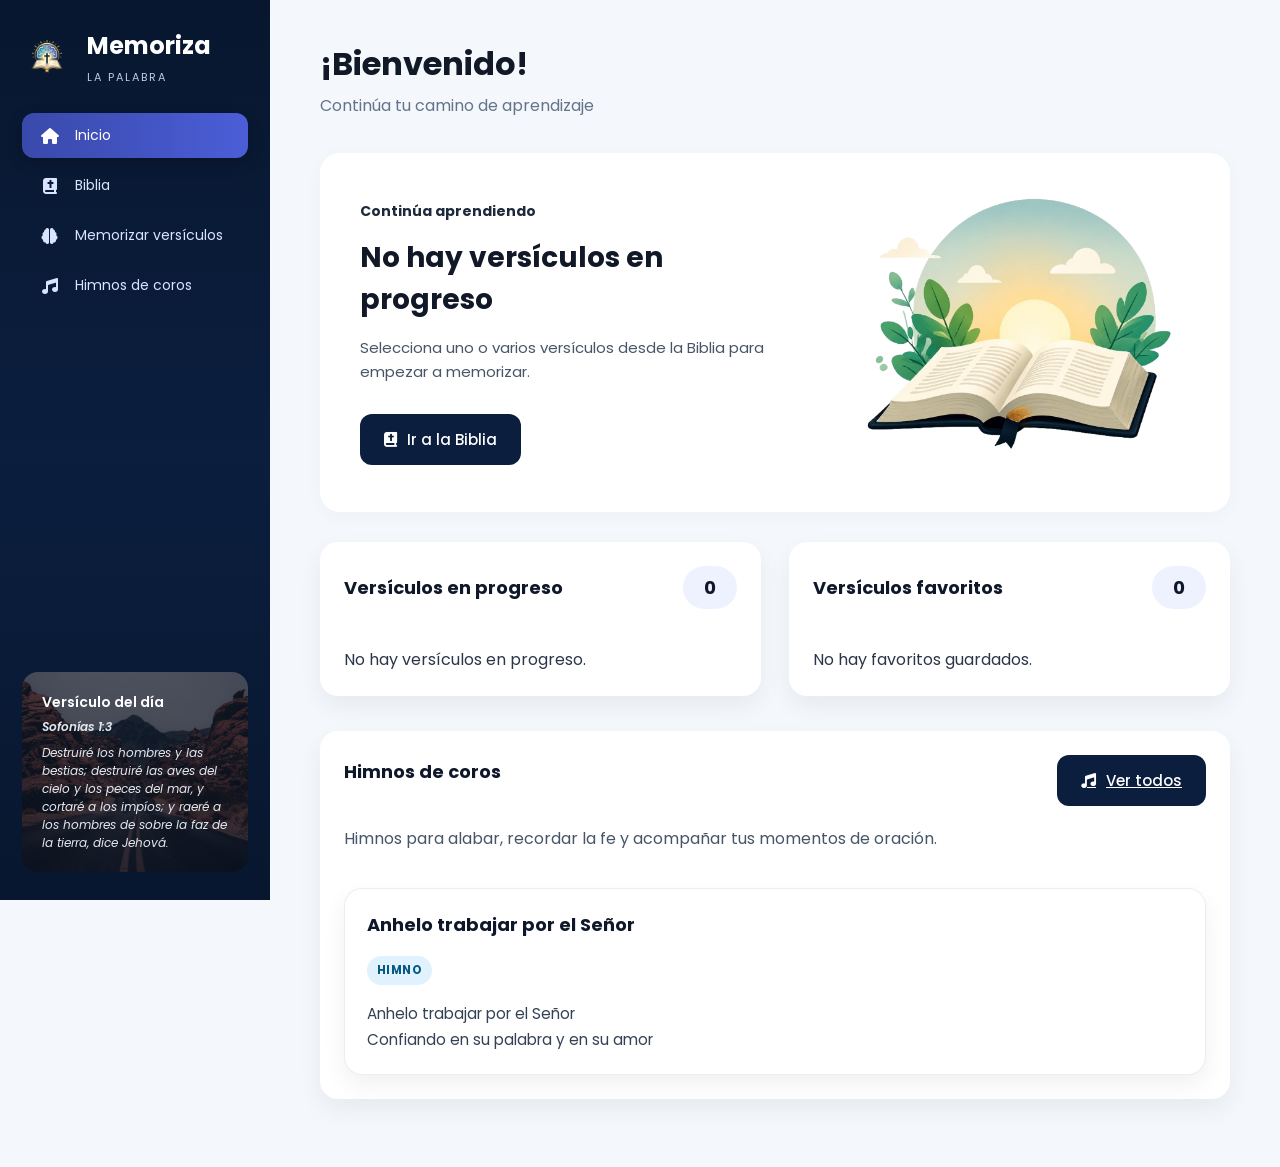
<file: index.html>
<!DOCTYPE html>
<html lang="es">
<head>
    <meta charset="UTF-8">
    <meta name="viewport" content="width=device-width, initial-scale=1.0">
    <title>Memoriza La Palabra</title>
    <link rel="stylesheet" href="https://cdnjs.cloudflare.com/ajax/libs/font-awesome/6.7.1/css/all.min.css">
    <link rel="stylesheet" href="css/style.css">
    <link rel="manifest" href="manifest.json">
    <link rel="apple-touch-icon" href="img/logo_2.png">
    <meta name="theme-color" content="#0b1e3e">
</head>

<body>
    <div class="sidebar-overlay" id="sidebar-overlay"></div>

    <!-- SIDEBAR -->
    <aside class="sidebar">
        <div class="logo">
            <img src="img/logo.png" alt="Logo">
            <div>
                <h2>Memoriza</h2>
                <span>LA PALABRA</span>
            </div>
        </div>

        <button class="mobile-menu-btn" id="mobile-menu-btn" type="button"
            aria-expanded="false" aria-controls="main-navigation">
            <i class="fa-solid fa-bars" aria-hidden="true"></i>
            <span>Menú</span>
        </button>
        <nav id="main-navigation" aria-label="Navegación principal">
            <a class="active" href="index.html">
                <i class="fa-solid fa-house"></i> Inicio
            </a>
            <a href="pantallas/biblia.html">
                <i class="fa-solid fa-book-bible"></i> Biblia
            </a>
            <a href="pantallas/memorizar.html">
                <i class="fa-solid fa-brain"></i> Memorizar versículos
            </a>
            <a href="pantallas/coros.html">
                <i class="fa-solid fa-music"></i> Himnos de coros
            </a>
        </nav>

        <div class="verse-card">
            <h4>Versículo del día</h4>
            <p class="reference" id="referencia">Salmos 119:105</p>
            <p id="textoVersiculo">"Lámpara es a mis pies tu palabra, y lumbrera a mi camino."</p>
        </div>
    </aside>

    <!-- CONTENIDO PRINCIPAL -->
    <main class="main-content">
        <!-- Encabezado -->
        <header class="header">
            <h1>¡Bienvenido!</h1>
            <p>Continúa tu camino de aprendizaje</p>
        </header>

        <!-- Tarjeta "Continúa Aprendiendo" -->
        <section class="continue-card">
            <div class="continue-info">
                <span class="subtitle" id="continue-subtitle">Continúa aprendiendo</span>
                <h2 id="continue-title">Juan 3:16</h2>
                <p id="continue-text">Porque de tal manera amó Dios al mundo, que ha dado a su Hijo unigénito, para que todo aquel que en él cree, no se pierda, mas tenga vida eterna.</p>
                <button id="continue-action" class="btn-primary" type="button">
                    <i class="fa-solid fa-play"></i> Continuar aprendizaje
                </button>
                
            </div>
            
            <div class="continue-image">
                <!-- Asegúrate de tener una imagen similar o usar una tuya -->
                <img src="img/logo_3.png" alt="Biblia Ilustración">
            </div>
        </section>

        <!-- Panel de seguimiento -->
        <!-- Panel de seguimiento Unificado -->
<section class="lists-grid">
    
    <!-- Bloque 1: Versículos en progreso -->
    <div class="info-card">
        <div class="card-header">
            <div class="header-title">
                <h3>Versículos en progreso</h3>
            </div>
            <div class="stat-info">
                <h3 id="pendientes-count" class="badge">2</h3>
            </div>
        </div>
        <div id="pendientes-list" class="info-list">
            <!-- Aquí se inyectarán tus tarjetas de versículos -->
            <p>No hay versículos en progreso.</p>
        </div>
    </div>

    <!-- Bloque 2: Versículos favoritos -->
    <div class="info-card">
        <div class="card-header">
            <div class="header-title">
                <h3>Versículos favoritos</h3>
            </div>
            <div class="stat-info">
                <h3 id="favoritos-count" class="badge">1</h3>
            </div>
        </div>
        <div id="favoritos-list" class="info-list">
            <p>No hay favoritos guardados.</p>
        </div>
    </div>
    
</section>

        <section class="info-card coro-feature">
            <div class="card-header">
                <div class="header-title">
                    <h3>Himnos de coros</h3>
                </div>
                <div class="stat-info">
                    <a href="pantallas/coros.html" class="btn-primary">
                        <i class="fa-solid fa-music"></i> Ver todos
                    </a>
                </div>
            </div>
            <p>Himnos para alabar, recordar la fe y acompañar tus momentos de oración.</p>
            <div class="coros-grid">
                <article class="coro-card">
                    <h3>Anhelo trabajar por el Señor</h3>
                    <span class="coro-tag">Himno</span>
                    <pre>Anhelo trabajar por el Señor
Confiando en su palabra y en su amor</pre>
                </article>
            </div>
        </section>
        
    </main>

    <script type="module" src="./js/index.js"></script>
    <script type="module" src="./js/versiculo_diario.js"></script>
    <script src="./js/mobile-menu.js"></script>
    <script src="./js/register-sw.js"></script>
</body>
</html>
</file>
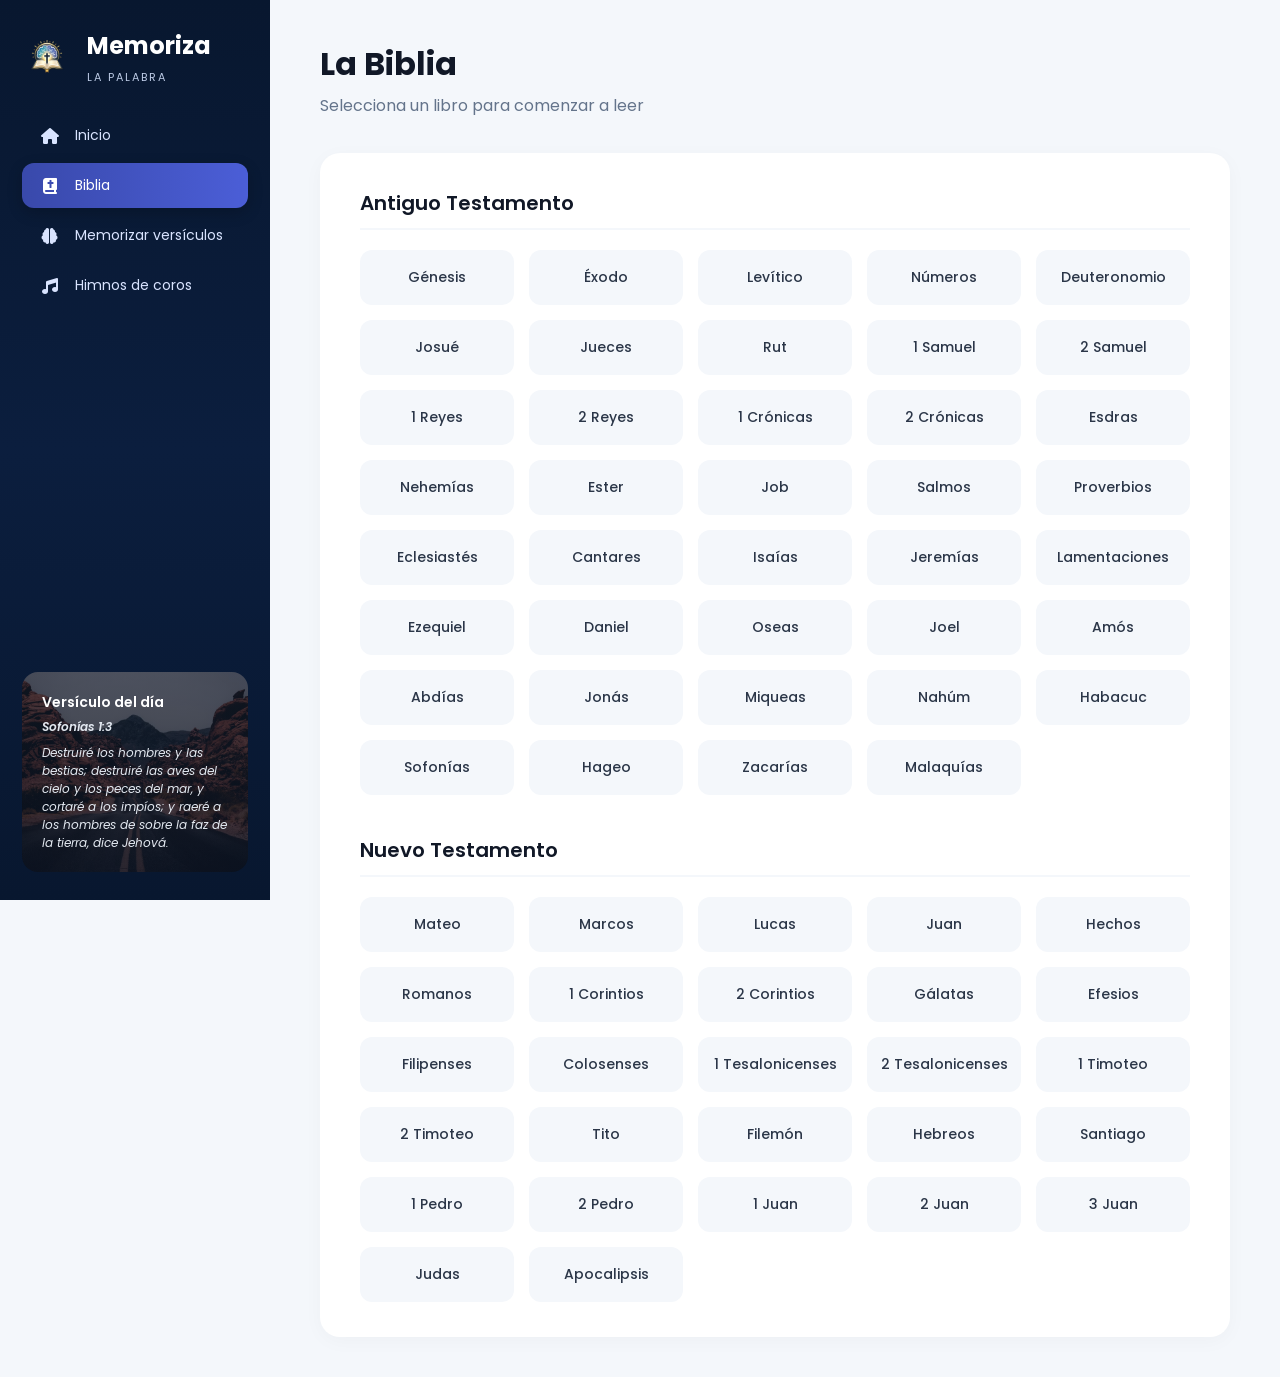
<file: pantallas/biblia.html>
<!DOCTYPE html>
<html lang="es">

<head>

    <meta charset="UTF-8">
    <meta name="viewport" content="width=device-width, initial-scale=1.0">

    <title>Memoriza La Palabra</title>

    <!-- Iconos -->
    <link rel="stylesheet"
        href="https://cdnjs.cloudflare.com/ajax/libs/font-awesome/6.7.1/css/all.min.css">

    <link rel="stylesheet" href="../css/style.css">
    <link rel="stylesheet" href="../css/biblia.css">
    <link rel="manifest" href="../manifest.json">
    <link rel="apple-touch-icon" href="../img/logo_2.png">
    <meta name="theme-color" content="#0b1e3e">
</head>

<body>

    <aside class="sidebar">

        <!-- Logo -->

        <div class="logo">
            <img src="../img/logo.png" alt="Logo">
            <div>
                <h2>Memoriza</h2>
                <span>LA PALABRA</span>
            </div>
        </div>

        <!-- Menú -->
        <button class="mobile-menu-btn" id="mobile-menu-btn" type="button"
            aria-expanded="false" aria-controls="main-navigation">
            <i class="fa-solid fa-bars" aria-hidden="true"></i>
            <span>Menú</span>
        </button>
        <nav id="main-navigation" aria-label="Navegación principal">
            <a href="../index.html">
                <i class="fa-solid fa-house"></i>
                Inicio
            </a>
            <a class="active" href="../pantallas/biblia.html">
                <i class="fa-solid fa-book-bible"></i>
                Biblia
            </a>
            <a href="../pantallas/memorizar.html">
                <i class="fa-solid fa-brain"></i> Memorizar versículos
            </a>
            <a href="../pantallas/coros.html">
                <i class="fa-solid fa-music"></i>
                Himnos de coros
            </a>
        </nav>

        <!-- Tarjeta -->
        <div class="verse-card">

    <h4>Versículo del día</h4>

    <p class="reference" id="referencia">

        Cargando...

    </p>

    <p id="textoVersiculo">

        Cargando versículo...

    </p>

</div>

    </aside>
    <div class="sidebar-overlay" id="sidebar-overlay"></div>

    <!-- CONTENIDO PRINCIPAL: LIBROS DE LA BIBLIA -->
    <main class="main-content">
        <header class="header">
            <h1>La Biblia</h1>
            <p>Selecciona un libro para comenzar a leer</p>
        </header>

        <!-- Contenedor dinámico para los libros -->
        <div class="bible-container">
            
            <!-- Antiguo Testamento -->
            <section class="testament-section">
                <h3 class="testament-title">Antiguo Testamento</h3>
                <div class="books-grid" id="antiguo-testamento">
                    <!-- Los libros se insertarán aquí con JavaScript -->
                </div>
            </section>

            <!-- Nuevo Testamento -->
            <section class="testament-section">
                <h3 class="testament-title">Nuevo Testamento</h3>
                <div class="books-grid" id="nuevo-testamento">
                    <!-- Los libros se insertarán aquí con JavaScript -->
                </div>
            </section>

        </div>
    </main>

<script type="module" src="../js/versiculo_diario.js"></script>
<script type="module" src="../js/biblia.js"></script>
<script src="../js/mobile-menu.js"></script>
<script src="../js/register-sw.js"></script>
</body>
</html>
</file>
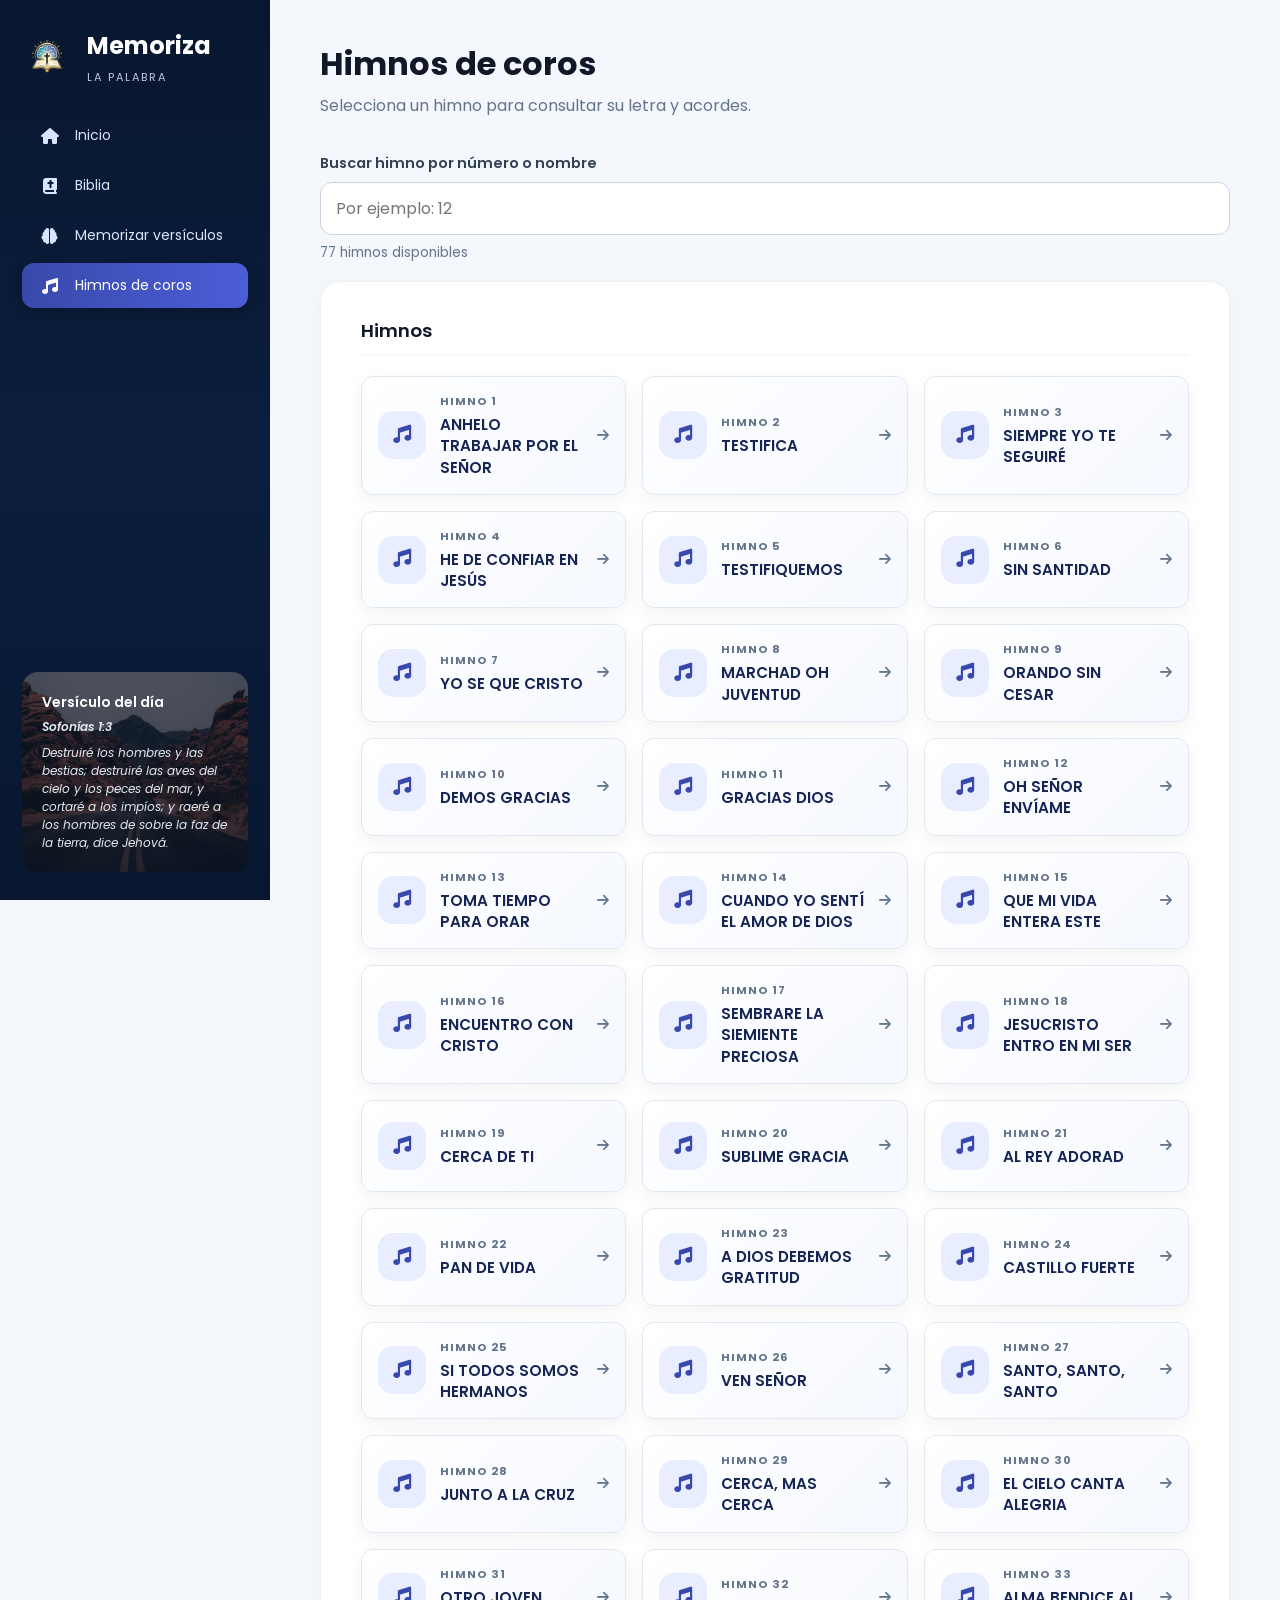
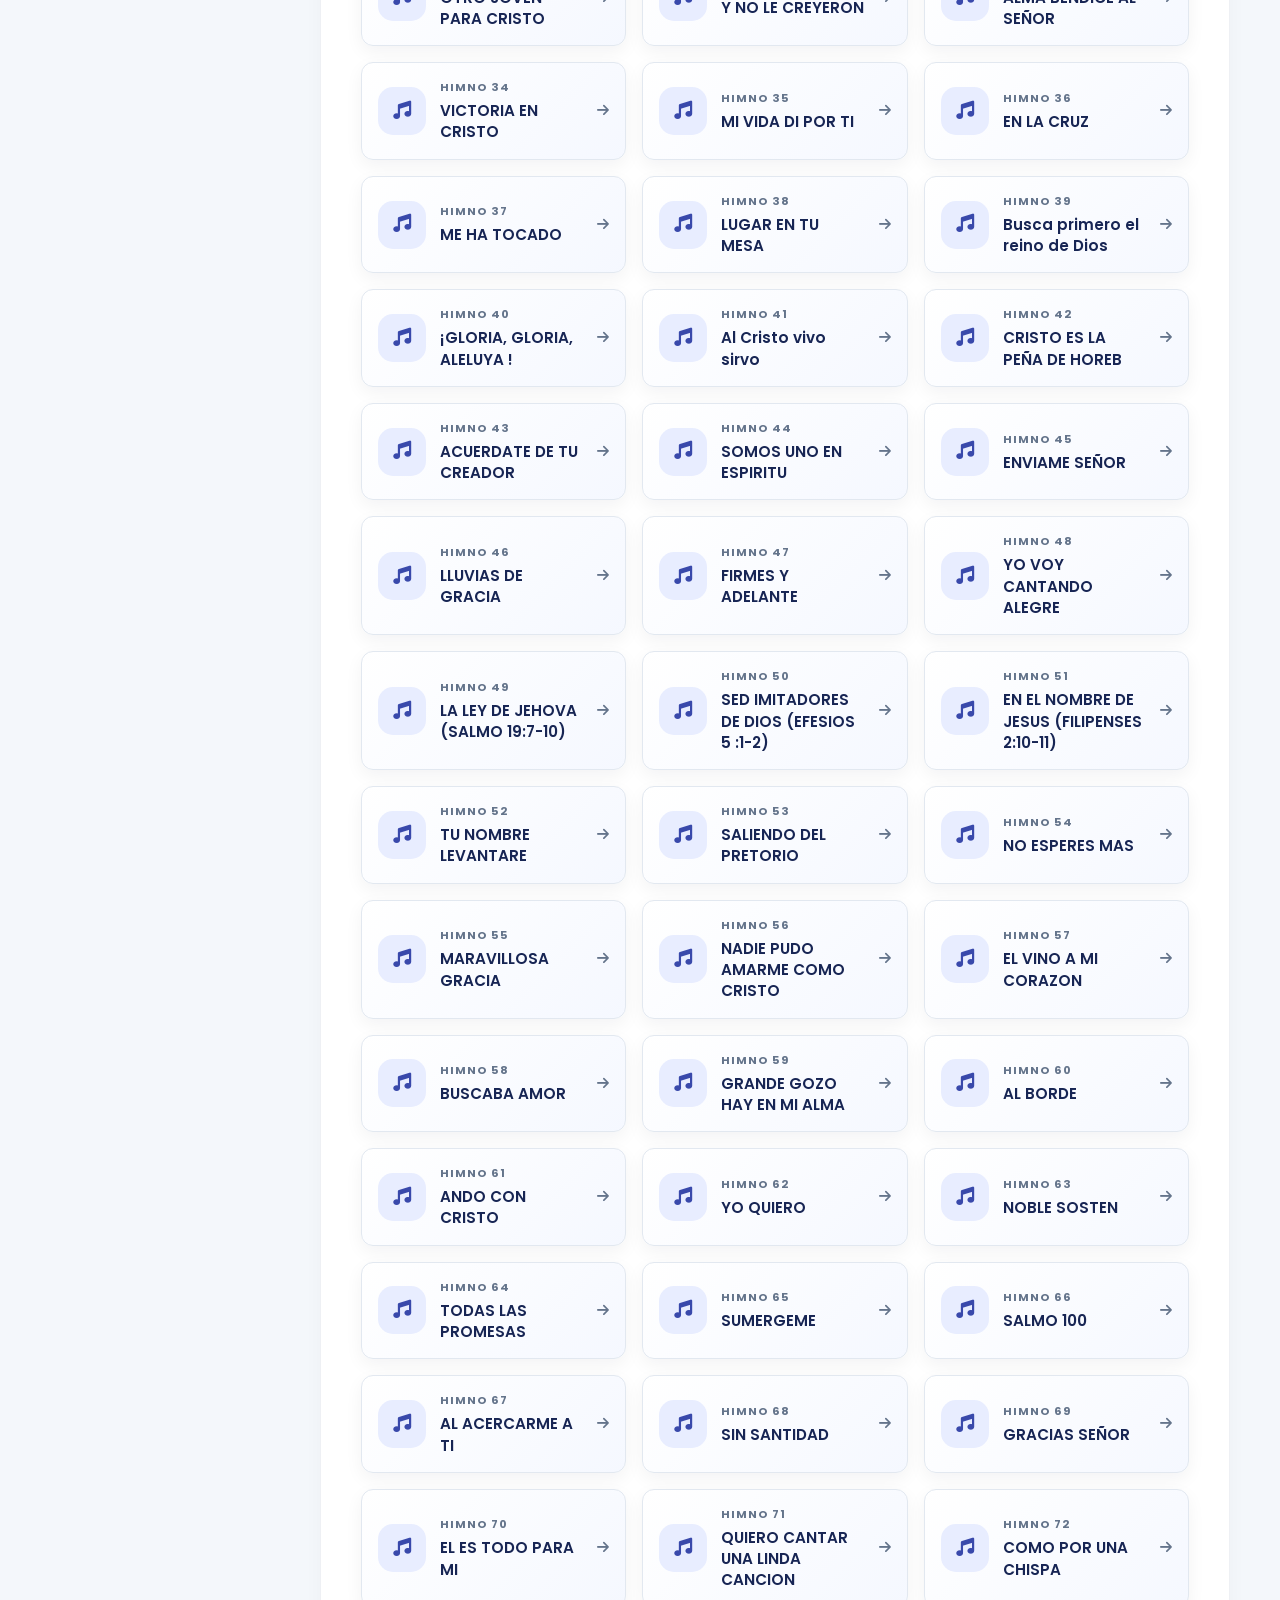
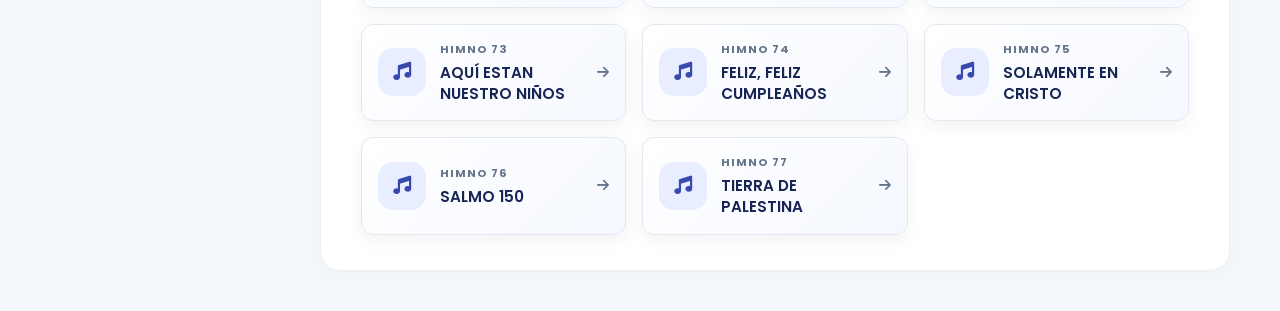
<file: pantallas/coros.html>
<!DOCTYPE html>
<html lang="es">
<head>
    <meta charset="UTF-8">
    <meta name="viewport" content="width=device-width, initial-scale=1.0">
    <title>Himnos de coros - Memoriza La Palabra</title>
    <link rel="stylesheet" href="https://cdnjs.cloudflare.com/ajax/libs/font-awesome/6.7.1/css/all.min.css">
    <link rel="stylesheet" href="../css/style.css">
    <link rel="stylesheet" href="../css/biblia.css">
    <link rel="stylesheet" href="../css/coros.css">
    <link rel="manifest" href="../manifest.json">
    <link rel="apple-touch-icon" href="../img/logo_2.png">
    <meta name="theme-color" content="#0b1e3e">
</head>
<body class="coros-page">
    <div class="sidebar-overlay" id="sidebar-overlay"></div>

    <aside class="sidebar">
        <div class="logo">
            <img src="../img/logo.png" alt="Logo">
            <div>
                <h2>Memoriza</h2>
                <span>LA PALABRA</span>
            </div>
        </div>

        <button class="mobile-menu-btn" id="mobile-menu-btn" type="button"
            aria-expanded="false" aria-controls="main-navigation">
            <i class="fa-solid fa-bars" aria-hidden="true"></i>
            <span>Menú</span>
        </button>
        <nav id="main-navigation" aria-label="Navegación principal">
            <a href="../index.html">
                <i class="fa-solid fa-house"></i> Inicio
            </a>
            <a href="biblia.html">
                <i class="fa-solid fa-book-bible"></i> Biblia
            </a>
            <a href="memorizar.html">
                <i class="fa-solid fa-brain"></i> Memorizar versículos
            </a>
            <a class="active" href="coros.html">
                <i class="fa-solid fa-music"></i> Himnos de coros
            </a>
        </nav>

        <div class="verse-card">
            <h4>Versículo del día</h4>
            <p class="reference" id="referencia">Salmos 95:1</p>
            <p id="textoVersiculo">"Venid, aclamemos alegremente a Jehová; cantemos con júbilo a la roca de nuestra salvación."</p>
        </div>
    </aside>

    <main class="main-content">
        <header class="header">
            <h1>Himnos de coros</h1>
            <p>Selecciona un himno para consultar su letra y acordes.</p>
        </header>

        <div class="himnos-search">
            <label for="buscar-himno">Buscar himno por número o nombre</label>
            <input id="buscar-himno" type="search" inputmode="search"
                placeholder="Por ejemplo: 12" autocomplete="off">
            <p id="resultado-busqueda-himnos" role="status" aria-live="polite"></p>
        </div>

        <div class="bible-container">
            <section class="testament-section">
                <h3 class="testament-title">Himnos</h3>
                <div class="books-grid" id="lista-himnos"></div>
            </section>
        </div>
    </main>

    <script type="module" src="../js/coros.js"></script>
    <script type="module" src="../js/versiculo_diario.js"></script>
    <script src="../js/mobile-menu.js"></script>
    <script src="../js/register-sw.js"></script>
</body>
</html>
</file>
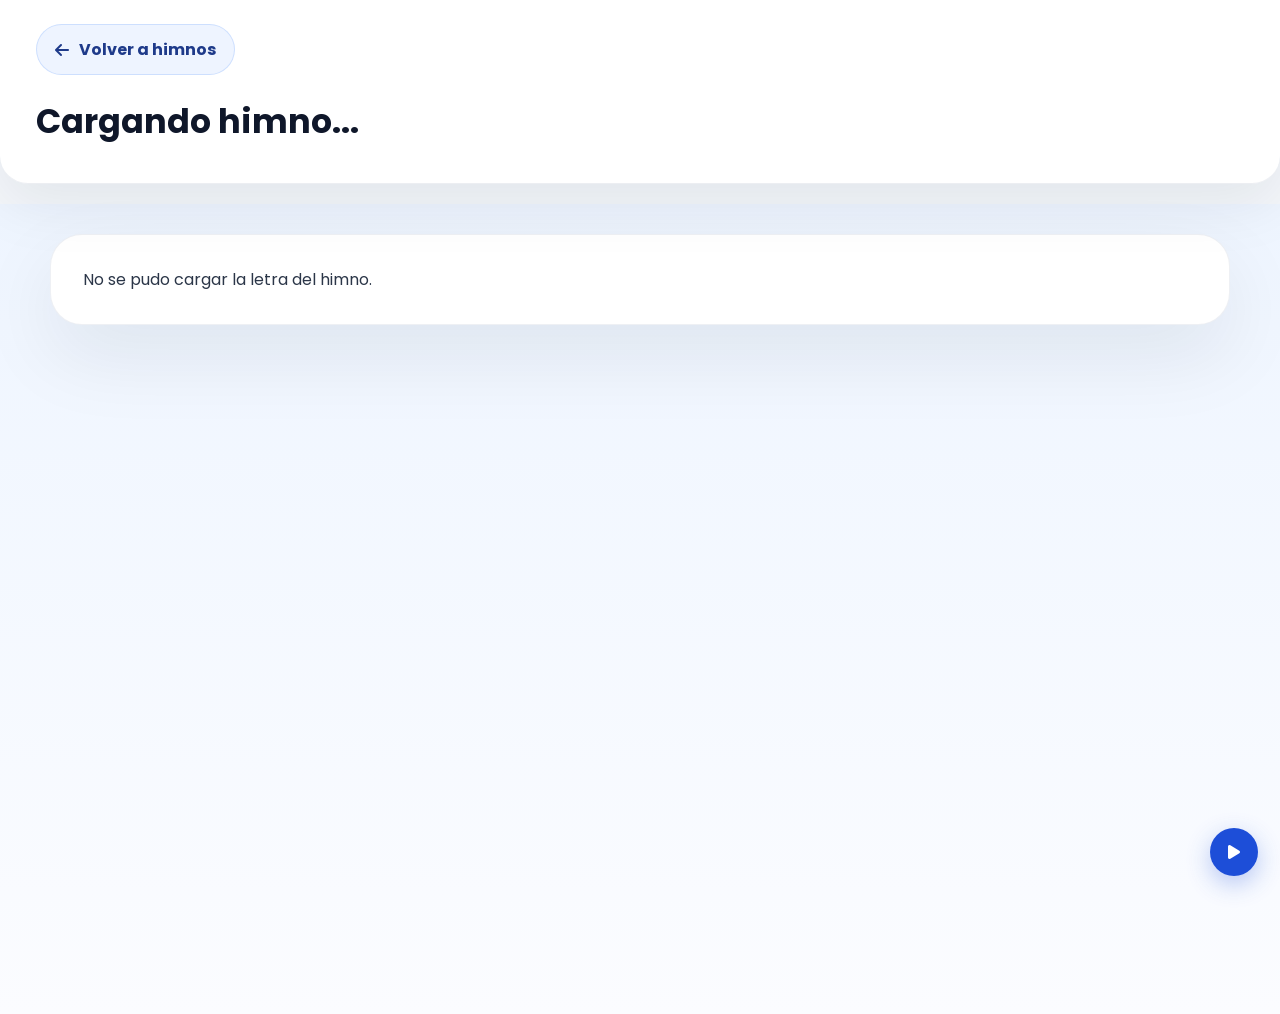
<file: pantallas/leer-coro.html>
<!DOCTYPE html>
<html lang="es">
<head>
    <meta charset="UTF-8">
    <meta name="viewport" content="width=device-width, initial-scale=1.0">
    <title>Leer himno - Memoriza La Palabra</title>
    <link rel="stylesheet" href="https://cdnjs.cloudflare.com/ajax/libs/font-awesome/6.7.1/css/all.min.css">
    <link rel="stylesheet" href="../css/style.css">
    <link rel="stylesheet" href="../css/biblia.css">
    <link rel="manifest" href="../manifest.json">
    <link rel="apple-touch-icon" href="../img/logo_2.png">
    <meta name="theme-color" content="#0b1e3e">
</head>
<body class="leer-page-body leer-coro-body">
    <header class="header-lectura">
        <div class="toolbar-lectura">
            <a href="coros.html" class="back-btn"><i class="fa-solid fa-arrow-left"></i> Volver a himnos</a>
        </div>
        <div class="titulo-lectura">
            <h1 id="titulo-himno">Cargando himno...</h1>
        </div>
    </header>

    <main class="main-content leer-page">
        <section class="leer-screen">
            <article id="letra-himno" class="contenedor-lectura">
                <p>Cargando letra...</p>
            </article>
        </section>
    </main>

    <button id="btn-scroll-himno" class="scroll-himno-btn" type="button"
        aria-label="Iniciar desplazamiento automático" aria-pressed="false" title="Iniciar desplazamiento">
        <i class="fa-solid fa-play" aria-hidden="true"></i>
    </button>

    <script type="module" src="../js/leer-coro.js"></script>
    <script src="../js/register-sw.js"></script>
</body>
</html>
</file>
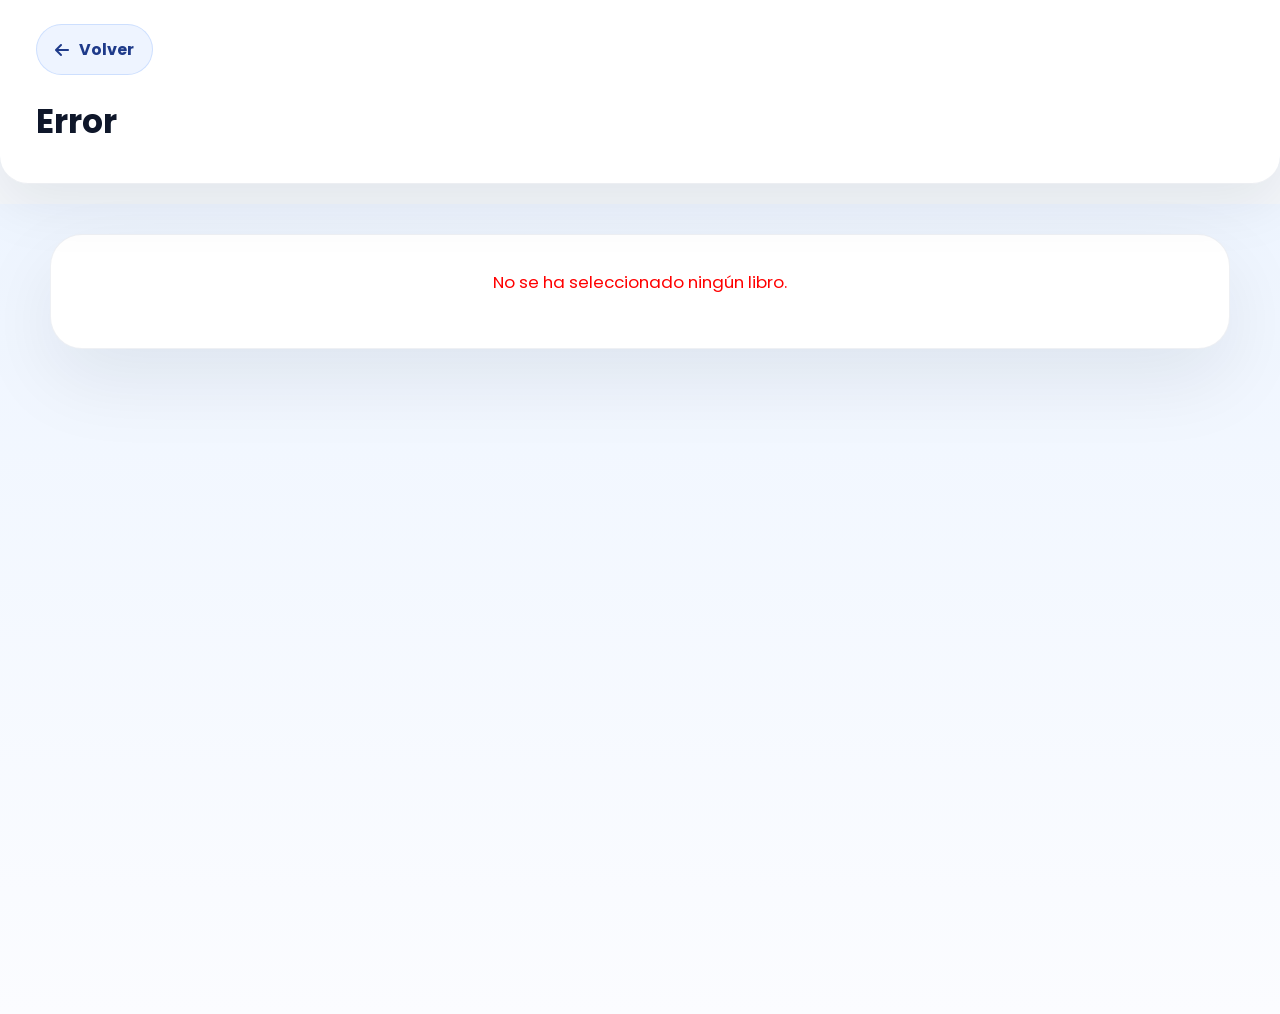
<file: pantallas/leer.html>
<!DOCTYPE html>
<html lang="es">
<head>
    <meta charset="UTF-8">
    <meta name="viewport" content="width=device-width, initial-scale=1.0">
    <title>Leer - Memoriza La Palabra</title>

    <!-- Iconos -->
    <link rel="stylesheet" href="https://cdnjs.cloudflare.com/ajax/libs/font-awesome/6.7.1/css/all.min.css">
    
    <link rel="stylesheet" href="../css/style.css">
    <link rel="stylesheet" href="../css/biblia.css">
    <link rel="manifest" href="../manifest.json">
    <link rel="apple-touch-icon" href="../img/logo_2.png">
    <meta name="theme-color" content="#0b1e3e">
</head>
<body class="leer-page-body">
    <header class="header-lectura">
        <div class="toolbar-lectura">
            <a href="biblia.html" class="back-btn"><i class="fa-solid fa-arrow-left"></i> Volver</a>
            <div class="controles" id="controles-capitulos" style="display: none;">
                <label for="select-capitulo">Capítulo:</label>
                <select id="select-capitulo"></select>
            </div>
        </div>

        <div class="titulo-lectura">
            <h1 id="titulo-libro">Cargando...</h1>
        </div>
    </header>

    <main class="main-content leer-page">
        <section class="leer-screen">
            <div id="contenedor-lectura" class="contenedor-lectura">
                <p>Buscando el libro en la base de datos...</p>
            </div>
        </section>
    </main>

    <!-- Script de lógica de lectura -->
    <script type="module" src="../js/leer.js"></script>
    <script type="module" src="../js/versiculo_diario.js"></script>
    <script src="../js/mobile-menu.js"></script>
    <script src="../js/register-sw.js"></script>

</body>
</html>
</file>
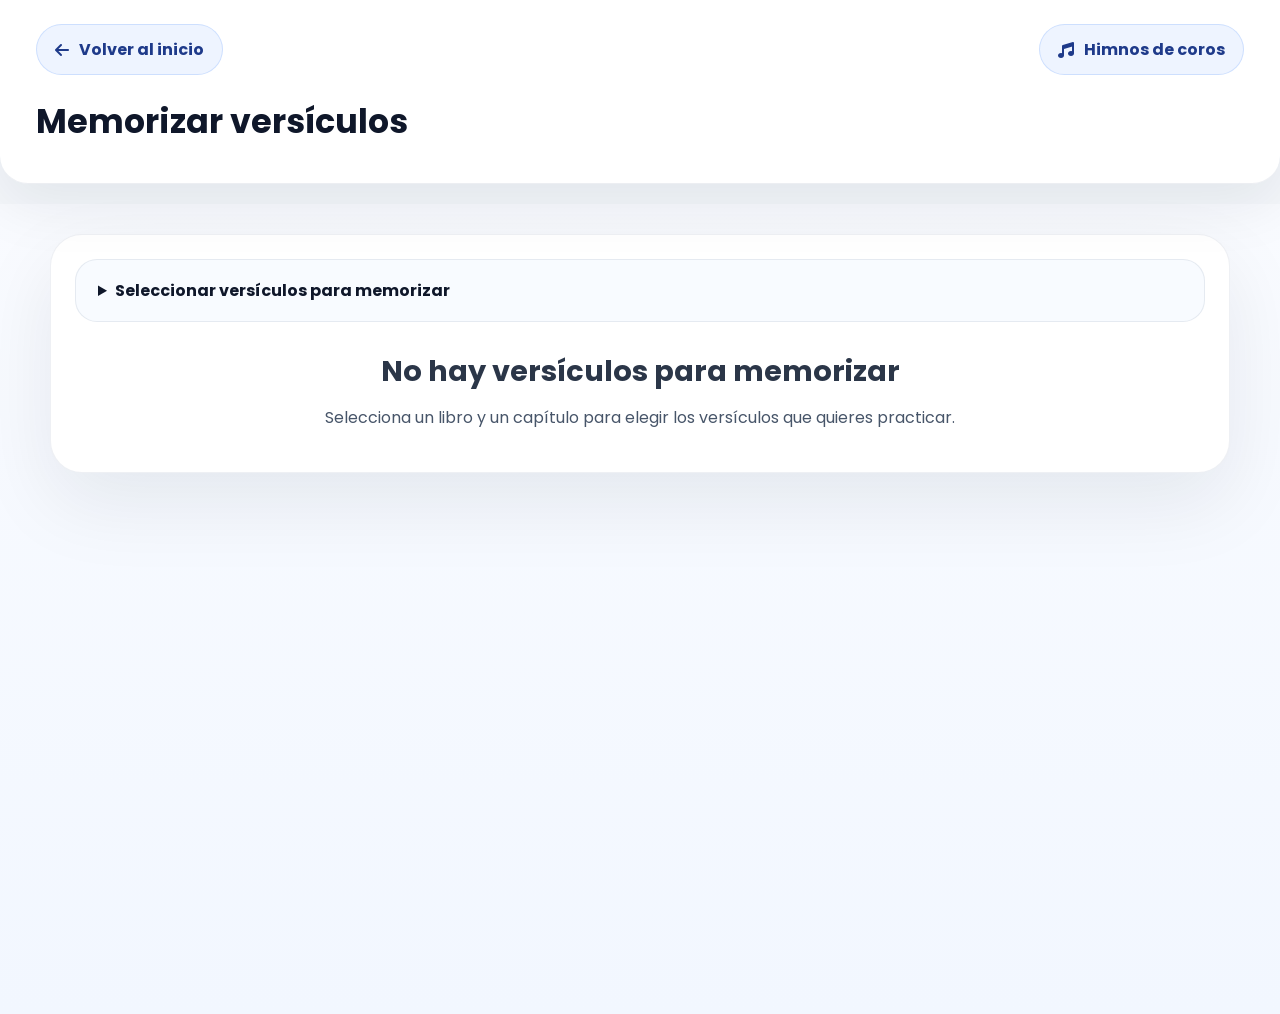
<file: pantallas/memorizar.html>
<!DOCTYPE html>
<html lang="es">
<head>
    <meta charset="UTF-8">
    <meta name="viewport" content="width=device-width, initial-scale=1.0">
    <title>Memorizar - Memoriza La Palabra</title>
    <link rel="stylesheet" href="https://cdnjs.cloudflare.com/ajax/libs/font-awesome/6.7.1/css/all.min.css">
    <link rel="stylesheet" href="../css/style.css">
    <link rel="stylesheet" href="../css/biblia.css">
    <link rel="manifest" href="../manifest.json">
    <link rel="apple-touch-icon" href="../img/logo_2.png">
    <meta name="theme-color" content="#0b1e3e">
</head>
<body class="memorizar-page-body">
    <header class="header-lectura">
        <div class="toolbar-lectura">
            <a href="../index.html" class="back-btn"><i class="fa-solid fa-arrow-left"></i> Volver al inicio</a>
            <a href="coros.html" class="back-btn"><i class="fa-solid fa-music"></i> Himnos de coros</a>
        </div>

        <div class="titulo-lectura">
            <h1 id="memorizar-titulo">Memorizar versículos</h1>
        </div>
    </header>

    <main class="main-content memorizar-page">
        <section class="leer-screen">
            <div class="memorizar-panel">
                <details id="selector-versiculos-panel" class="selector-versiculos-panel">
                    <summary>Seleccionar versículos para memorizar</summary>
                    <section class="selector-versiculos" aria-labelledby="selector-titulo">
                        <h2 id="selector-titulo">Elige un libro, capítulo y versículos</h2>
                        <div class="selector-versiculos-controles">
                            <label>
                                Libro
                                <select id="selector-libro">
                                    <option value="">Selecciona un libro</option>
                                </select>
                            </label>
                            <label>
                                Capítulo
                                <select id="selector-capitulo" disabled>
                                    <option value="">Selecciona un capítulo</option>
                                </select>
                            </label>
                        </div>
                        <p id="selector-mensaje" class="selector-mensaje" role="status"></p>
                        <div id="lista-versiculos" class="lista-versiculos"></div>
                        <button id="agregar-versiculos" class="btn-primary" type="button" disabled>
                            Agregar seleccionados a la práctica
                        </button>
                    </section>
                </details>

                <div id="sin-datos" class="sin-datos" style="display:none;">
                    <h2>No hay versículos para memorizar</h2>
                    <p>Selecciona un libro y un capítulo para elegir los versículos que quieres practicar.</p>
                </div>

                <div id="memorizar-content" class="memorizar-content">
                    <div class="memorizar-info">
                        <p id="progreso-text" class="progreso-text">Verso 0/0</p>
                        <p id="verso-info" class="verso-info"></p>
                        <p id="tiempo-restante" class="tiempo-restante" aria-live="polite">Tiempo para memorizar: 02:00</p>
                        <p id="errores-count" class="errores-count" aria-live="polite">Errores en este versículo: 0</p>
                    </div>

                    <div id="verso-area" class="verso-area"></div>

                    <div class="memorizar-actions">
                        <button id="btn-check" class="btn-primary">Verificar respuestas</button>
                        <button id="btn-reset" class="btn-secondary" type="button">Reiniciar versículo</button>
                        <a href="../index.html" class="btn-secondary">Volver al inicio</a>
                    </div>

                    <div id="mensaje-resultado" class="mensaje-resultado"></div>
                </div>
            </div>
        </section>
    </main>

    <script type="module" src="../js/memorizar.js"></script>
    <script type="module" src="../js/versiculo_diario.js"></script>
    <script src="../js/mobile-menu.js"></script>
    <script src="../js/register-sw.js"></script>
</body>
</html>
</file>
<file: css/style.css>
/*==============================
FUENTE
==============================*/
@import url('https://fonts.googleapis.com/css2?family=Poppins:wght@300;400;500;600;700;800&display=swap');

* {
    margin: 0;
    padding: 0;
    box-sizing: border-box;
    font-family: 'Poppins', sans-serif;
}

body {
    background: #f4f7fb; /* Un gris/azul muy sutil como en la imagen */
    color: #2b3648;
}

/*==============================
SIDEBAR (Tu código original)
==============================*/
.sidebar {
    width: 270px;
    height: 100vh;
    background: linear-gradient(180deg, #08172f, #0b1e3e, #08172f);
    padding: 28px 22px;
    display: flex;
    flex-direction: column;
    justify-content: space-between;
    position: fixed;
    left: 0;
    top: 0;
    z-index: 100;
}

.logo {
    display: flex;
    align-items: center;
    gap: 15px;
    margin-bottom: 25px; /* Ligeramente reducido para hacer espacio a más opciones */
}

.logo img {
    width: 50px; /* Un poco más pequeño según la imagen */
    height: 50px;
}

.logo h2 {
    color: white;
    font-size: 24px;
    font-weight: 700;
}

.logo span {
    color: #bfcde8;
    letter-spacing: 2px;
    font-size: 11px;
}

/* MENU */
nav {
    display: flex;
    flex-direction: column;
    gap: 5px;
    margin-bottom: auto; /* Empuja la tarjeta hacia abajo */
}

nav a {
    text-decoration: none;
    color: #d9e4ff;
    padding: 12px 18px;
    border-radius: 12px;
    display: flex;
    align-items: center;
    gap: 15px;
    transition: .35s;
    font-size: 14px;
}

nav a i {
    width: 20px;
    text-align: center;
    font-size: 16px;
}

nav a:hover {
    background: #1a2f63;
    transform: translateX(4px);
}

.active {
    background: linear-gradient(90deg, #3949ab, #4b5ed7);
    color: white;
    box-shadow: 0 5px 15px rgba(0,0,0,.2);
}

/* TARJETA SIDEBAR */
.verse-card {
    margin-top: 20px;
    border-radius: 16px;
    padding: 20px;
    color: white;
    background: linear-gradient(rgba(4,12,28,.6), rgba(4,12,28,.8)), url("../img/fondo.avif");
    background-size: cover;
    background-position: center;
}

.verse-card h4 {
    margin-bottom: 5px;
    font-size: 14px;
    font-weight: 600;
}

.reference {
    color: #ffd96b;
    font-weight: 600;
    margin-bottom: 8px;
    font-size: 13px;
}

.verse-card p {
    font-size: 12px;
    line-height: 1.5;
    font-style: italic;
    color: #e2e8f0;
}

/*==============================
CONTENIDO PRINCIPAL (Derecha)
==============================*/
.main-content {
    margin-left: 270px; /* Compensa el fixed del sidebar */
    padding: 40px 50px;
    min-height: 100vh;
}

.header h1 {
    font-size: 32px;
    color: #111827;
    margin-bottom: 5px;
}

.header p {
    color: #64748b;
    font-size: 16px;
    margin-bottom: 35px;
}

.coro-feature {
    margin-bottom: 28px;
}

.coro-feature h3 {
    margin-bottom: 10px;
    color: #0f172a;
}

.coro-feature p {
    margin-bottom: 18px;
    color: #475569;
    line-height: 1.6;
}

.coros-grid {
    display: grid;
    grid-template-columns: repeat(auto-fit, minmax(280px, 1fr));
    gap: 22px;
    margin-top: 18px;
}

.coro-card {
    background: #ffffff;
    border-radius: 18px;
    padding: 22px;
    box-shadow: 0 10px 25px rgba(15, 23, 42, 0.06);
    border: 1px solid rgba(148, 163, 184, 0.18);
}

.coro-card h3 {
    font-size: 1.2rem;
    margin-bottom: 8px;
    color: #0f172a;
}

.coro-tag {
    display: inline-block;
    margin-bottom: 16px;
    background: #e0f2fe;
    color: #075985;
    font-size: 0.72rem;
    font-weight: 700;
    padding: 6px 10px;
    border-radius: 999px;
    letter-spacing: 0.04em;
    text-transform: uppercase;
}

.coro-card pre {
    white-space: pre-wrap;
    word-break: break-word;
    font-family: 'Poppins', sans-serif;
    line-height: 1.7;
    color: #334155;
    font-size: 0.95rem;
    margin: 0;
}

/*==============================
TARJETAS DE ESTADÍSTICAS
==============================*/
.stats-grid {
    display: grid;
    grid-template-columns: repeat(4, 1fr);
    gap: 20px;
    margin-bottom: 35px;
}

.stat-card {
    background: #ffffff;
    border-radius: 16px;
    padding: 20px;
    display: flex;
    align-items: center;
    gap: 15px;
    box-shadow: 0 4px 15px rgba(0,0,0,0.02);
}

.icon-box {
    width: 45px;
    height: 45px;
    border-radius: 10px;
    display: flex;
    justify-content: center;
    align-items: center;
    font-size: 20px;
}

/* Colores de los íconos */
.icon-box.green { background: #e0f2e9; color: #2e8b57; }
.icon-box.orange { background: #fff0e6; color: #ff8c00; }
.icon-box.blue { background: #e6f0ff; color: #3b82f6; }
.icon-box.yellow { background: #fff8e6; color: #f59e0b; }

.stat-info span {
    font-size: 12px;
    color: #64748b;
    font-weight: 500;
    line-height: 1.2;
    display: block;
    margin-bottom: 4px;
}

.stat-info h3 {
    font-size: 22px;
    color: #111827;
    font-weight: 700;
}

.stat-info h3 span {
    display: inline;
    font-size: 14px;
    color: #94a3b8;
    font-weight: 500;
}

.dashboard-grid {
    display: grid;
    grid-template-columns: repeat(2, minmax(180px, 1fr));
    gap: 20px;
    margin-bottom: 25px;
}

.lists-grid {
    display: grid;
    grid-template-columns: 1fr 1fr;
    gap: 28px;
    margin-top: 30px;
    margin-bottom: 35px;
}

.info-card {
    background: #ffffff;
    border-radius: 18px;
    padding: 24px;
    box-shadow: 0 10px 25px rgba(15, 23, 42, 0.06);
    display: flex;
    flex-direction: column;
}

.card-header {
    display: flex;
    align-items: center;
    justify-content: space-between;
    gap: 16px;
    margin-bottom: 20px;
}

.header-title {
    display: flex;
    align-items: center;
    gap: 12px;
}

.badge {
    display: inline-flex;
    align-items: center;
    justify-content: center;
    min-width: 54px;
    padding: 8px 14px;
    border-radius: 999px;
    background: #eef2ff;
    color: #1e3a8a;
    font-size: 16px;
    font-weight: 700;
}

.info-card h3 {
    margin-bottom: 18px;
    font-size: 18px;
    color: #0f172a;
}

.info-list {
    display: grid;
    gap: 14px;
}

#pendientes-list,
#favoritos-list {
    max-height: 180px;
    overflow-y: auto;
}

#pendientes-list::-webkit-scrollbar,
#favoritos-list::-webkit-scrollbar {
    width: 8px;
}

#pendientes-list::-webkit-scrollbar-thumb,
#favoritos-list::-webkit-scrollbar-thumb {
    background: rgba(15, 23, 42, 0.18);
    border-radius: 999px;
}

.info-item {
    display: flex;
    align-items: flex-start;
    gap: 10px;
    padding: 12px 14px;
    border-radius: 14px;
    background: #f8fafc;
    border: 1px solid #e2e8f0;
}

.info-item-main {
    flex: 1;
    display: grid;
    gap: 6px;
    text-align: left;
    background: transparent;
    border: none;
    padding: 0;
    cursor: pointer;
    transition: transform 0.2s ease, box-shadow 0.2s ease, background-color 0.2s ease;
}

.info-item-button:hover,
.info-item-button:focus {
    background: #eff6ff;
    transform: translateY(-1px);
    box-shadow: 0 10px 25px rgba(15, 23, 42, 0.08);
}

.info-item-remove {
    border: 1px solid #fecaca;
    background: #fef2f2;
    color: #b91c1c;
    border-radius: 10px;
    width: 36px;
    height: 36px;
    display: inline-flex;
    align-items: center;
    justify-content: center;
    cursor: pointer;
    transition: all 0.2s ease;
    flex-shrink: 0;
}

.info-item-remove:hover,
.info-item-remove:focus {
    background: #fee2e2;
    border-color: #fca5a5;
    transform: translateY(-1px);
}

.info-item strong {
    color: #0f172a;
    font-size: 14px;
}

.info-item span {
    color: #475569;
    font-size: 13px;
    line-height: 1.5;
}

.info-extra {
    color: #64748b;
    font-size: 13px;
    text-align: center;
}

/*==============================
TARJETA "CONTINÚA APRENDIENDO"
==============================*/
.continue-card {
    background: #ffffff;
    border-radius: 20px;
    padding: 40px;
    display: flex;
    align-items: center;
    justify-content: space-between;
    box-shadow: 0 4px 20px rgba(0,0,0,0.03);
    gap: 40px;
}

.continue-info {
    flex: 1;
    max-width: 600px;
}

.continue-info .subtitle {
    font-size: 14px;
    font-weight: 700;
    color: #1e293b;
    display: block;
    margin-bottom: 15px;
}

.continue-info h2 {
    font-size: 28px;
    color: #111827;
    margin-bottom: 15px;
}

.continue-info p {
    color: #475569;
    line-height: 1.6;
    font-size: 15px;
    margin-bottom: 30px;
}

/* Barra de Progreso */
.progress-container {
    display: flex;
    align-items: center;
    gap: 15px;
    margin-bottom: 30px;
}

.progress-track {
    flex: 1;
    height: 8px;
    background: #e2e8f0;
    border-radius: 10px;
    overflow: hidden;
}

.progress-fill {
    height: 100%;
    background: #34d399; /* Verde similar al de la imagen */
    border-radius: 10px;
}

.progress-text {
    font-size: 14px;
    font-weight: 600;
    color: #64748b;
}

/* Botón */
.btn-primary {
    background: #0b1e3e; /* Azul oscuro como el sidebar */
    color: white;
    border: none;
    padding: 14px 24px;
    border-radius: 12px;
    font-size: 15px;
    font-weight: 500;
    cursor: pointer;
    display: flex;
    align-items: center;
    gap: 10px;
    transition: 0.3s;
}

.btn-primary:hover {
    background: #1a3668;
}

/* Imagen de la derecha */
.continue-image {
    flex-shrink: 0;
}

.continue-image img {
    max-width: 350px;
    width: 100%;
    height: auto;
    object-fit: contain;
}

/*==============================
RESPONSIVE PARA CELULARES
==============================*/
@media (max-width: 1100px) {
    .continue-card {
        padding: 30px;
        gap: 30px;
    }

    .continue-info h2 {
        font-size: 26px;
    }

    .continue-info p {
        font-size: 15px;
    }
}

@media (max-width: 900px) {
    .sidebar {
        position: relative;
        width: 100%;
        height: auto;
        padding: 22px 18px;
    }

    .main-content {
        margin-left: 0;
        padding: 22px 18px 30px;
        min-height: auto;
    }

    .header h1 {
        font-size: 28px;
    }

    .header p {
        margin-bottom: 24px;
    }

    .dashboard-grid,
    .lists-grid {
        grid-template-columns: 1fr;
    }

    .lists-grid {
        margin-top: 24px;
    }

    .info-card {
        padding: 22px;
    }

    .continue-card {
        flex-direction: column;
        align-items: stretch;
        padding: 28px;
        gap: 24px;
    }

    .continue-info {
        max-width: 100%;
    }

    .continue-image {
        width: 100%;
    }

    .continue-image img {
        max-width: 100%;
        margin: 0 auto;
    }
}

@media (max-width: 720px) {
    .main-content {
        padding: 18px 14px 24px;
    }

    .verse-card {
        border-radius: 16px;
        padding: 18px;
    }

    .header h1 {
        font-size: 24px;
    }

    .header p {
        font-size: 15px;
        margin-bottom: 20px;
    }

    .continue-card {
        padding: 22px;
    }

    .continue-info h2 {
        font-size: 24px;
    }

    .continue-info p {
        font-size: 14px;
        margin-bottom: 22px;
    }

    .btn-primary,
    .btn-secondary {
        width: 100%;
        justify-content: center;
    }

    .info-item {
        padding: 14px 12px;
    }

    .card-header {
        flex-direction: column;
        align-items: flex-start;
    }

    .badge {
        min-width: auto;
        padding: 8px 12px;
    }

    .memorizar-page .memorizar-panel {
        padding: 18px 0;
    }

    .memorizar-page .memorizar-content {
        padding: 18px;
        border-radius: 20px;
        background: #ffffff;
        box-shadow: 0 12px 30px rgba(15, 23, 42, 0.08);
    }

    .memorizar-actions {
        flex-direction: column;
        align-items: stretch;
    }

    .memorizar-actions .btn-primary,
    .memorizar-actions .btn-secondary,
    .memorizar-actions a {
        width: 100%;
    }

    .memorizar-actions .btn-secondary + .btn-secondary,
    .memorizar-actions .btn-primary + .btn-secondary,
    .memorizar-actions .btn-secondary + a {
        margin-top: 10px;
    }

    .progreso-text,
    .verso-info {
        font-size: 14px;
    }

    .verso-area {
        gap: 10px;
    }
}

/* Menú móvil */
.mobile-menu-btn {
    display: none;
    align-items: center;
    justify-content: center;
    gap: 10px;
    width: 100%;
    padding: 12px 16px;
    border: 1px solid rgba(191, 205, 232, 0.25);
    border-radius: 12px;
    background: #1a2f63;
    color: #ffffff;
    cursor: pointer;
    font-size: 14px;
    font-weight: 600;
}

.sidebar-overlay {
    display: none !important;
}

body.leer-page-body .sidebar,
body.memorizar-page-body .sidebar {
    display: block !important;
}

body.leer-page-body .header-lectura,
body.memorizar-page-body .header-lectura {
    position: sticky !important;
    top: 0 !important;
    left: 0 !important;
    right: 0 !important;
    margin-left: 0 !important;
    width: 100% !important;
    z-index: 120 !important;
}

body.leer-page-body #seleccion-bar,
body.leer-page-body .main-content,
body.memorizar-page-body .main-content {
    margin-left: 0 !important;
    width: 100% !important;
}

@media (max-width: 900px) {
    .sidebar {
        position: relative;
        width: 100%;
        height: auto;
        gap: 14px;
    }

    .mobile-menu-btn {
        display: flex;
    }

    .sidebar nav {
        display: none;
        width: 100%;
        margin: 0;
        padding: 10px;
        border: 1px solid rgba(191, 205, 232, 0.2);
        border-radius: 14px;
        background: rgba(8, 23, 47, 0.75);
    }

    .sidebar.mobile-nav-open nav {
        display: flex;
    }

    .main-content,
    body.leer-page-body .header-lectura,
    body.leer-page-body #seleccion-bar,
    body.memorizar-page-body .header-lectura {
        margin-left: 0 !important;
        padding: 22px 18px 30px;
    }

    .sidebar-overlay {
        display: none !important;
    }
}

@media (min-width: 901px) {
    .mobile-menu-btn,
    .sidebar-overlay {
        display: none !important;
    }
}
</file>
<file: css/biblia.css>
/*==============================
PANTALLA: BIBLIA (Lista de Libros)
==============================*/

.bible-container {
    background: #ffffff;
    border-radius: 20px;
    padding: 35px 40px;
    box-shadow: 0 4px 20px rgba(0,0,0,0.03);
}

.testament-section {
    margin-bottom: 40px;
}

.testament-section:last-child {
    margin-bottom: 0;
}

.testament-title {
    font-size: 20px;
    color: #111827;
    margin-bottom: 20px;
    padding-bottom: 10px;
    border-bottom: 2px solid #f4f7fb;
    font-weight: 600;
}

/* Cuadrícula adaptable para los libros */
.books-grid {
    display: grid;
    /* Crea columnas que se adaptan automáticamente al tamaño de la pantalla */
    grid-template-columns: repeat(auto-fill, minmax(140px, 1fr));
    gap: 15px;
}

/* Tarjeta individual de cada libro */
.book-card {
    background: #f4f7fb;
    color: #2b3648;
    text-decoration: none;
    padding: 15px 10px;
    border-radius: 12px;
    text-align: center;
    font-size: 14px;
    font-weight: 500;
    transition: all 0.3s ease;
    border: 1px solid transparent;
    cursor: pointer;
    display: flex;
    justify-content: center;
    align-items: center;
    min-height: 55px;
}

/* Efecto al pasar el mouse (Combina con tu color activo) */
.book-card:hover {
    background: #ffffff;
    color: #3949ab;
    border-color: #3949ab;
    transform: translateY(-3px);
    box-shadow: 0 8px 15px rgba(57, 73, 171, 0.1);
}

/*==============================
PANTALLA: LECTURA MODERNA
==============================*/
.leer-page {
    padding-top: 30px;
    background: linear-gradient(180deg, #eef5ff 0%, #fbfcff 100%);
    min-height: calc(100vh - 90px);
}

.leer-screen {
    width: 100%;
    margin: 0;
}

.header-lectura {
    position: sticky;
    top: 0;
    z-index: 10;
    background: rgba(255, 255, 255, 0.96);
    backdrop-filter: blur(16px);
    border-bottom: 1px solid rgba(148, 163, 184, 0.18);
    padding: 24px 36px;
    margin-bottom: 20px;
    border-radius: 0 0 28px 28px;
    box-shadow: 0 20px 60px rgba(15, 23, 42, 0.08);
}

.toolbar-lectura {
    display: flex;
    justify-content: space-between;
    align-items: center;
    gap: 20px;
    flex-wrap: wrap;
    margin-bottom: 22px;
}

.back-btn {
    display: inline-flex;
    align-items: center;
    gap: 10px;
    padding: 12px 18px;
    border-radius: 999px;
    background: #eef4ff;
    color: #1e3a8a;
    text-decoration: none;
    font-weight: 700;
    border: 1px solid rgba(59, 130, 246, 0.18);
    transition: transform 0.25s ease, box-shadow 0.25s ease;
}

.back-btn:hover {
    transform: translateY(-1px);
    box-shadow: 0 12px 30px rgba(37, 99, 235, 0.12);
}

.titulo-lectura h1 {
    font-size: clamp(2rem, 2.6vw, 2.8rem);
    margin-bottom: 12px;
    color: #0f172a;
}

.titulo-lectura p {
    color: #475569;
    line-height: 1.75;
    max-width: 760px;
}

.seleccion-bar {
    width: 100%;
    margin: 0 0 24px;
    padding: 18px 24px;
    background: #ffffff;
    border-radius: 24px;
    box-shadow: 0 22px 60px rgba(15, 23, 42, 0.08);
    border: 1px solid rgba(148, 163, 184, 0.16);
    display: flex;
    align-items: center;
    justify-content: space-between;
    gap: 20px;
}

.seleccion-bar p {
    margin: 0;
    color: #334155;
    font-weight: 600;
}

.seleccion-actions {
    display: flex;
    align-items: center;
    gap: 10px;
    flex-wrap: wrap;
}

.btn-primary,
.btn-secondary {
    border: none;
    border-radius: 999px;
    padding: 12px 20px;
    cursor: pointer;
    font-weight: 700;
    transition: transform 0.2s ease, box-shadow 0.2s ease;
}

.btn-primary {
    background: #2563eb;
    color: white;
}

.btn-secondary {
    background: #f1f5f9;
    color: #0f172a;
}

.btn-primary:hover,
.btn-secondary:hover {
    transform: translateY(-1px);
    box-shadow: 0 16px 30px rgba(15, 23, 42, 0.08);
}

.capitulo-card {
    background: #edf3fb;
    border: 1px solid rgba(148, 163, 184, 0.28);
    border-radius: 22px;
    padding: 18px 20px;
    box-shadow: 0 10px 24px rgba(15, 23, 42, 0.04);
}

.versiculo-fila {
    display: flex;
    align-items: flex-start;
    gap: 12px;
    background: transparent;
    border-radius: 14px;
    padding: 14px 10px;
    transition: background 0.2s ease, transform 0.2s ease;
    cursor: pointer;
}

.versiculo-fila:hover {
    background: rgba(148, 163, 184, 0.08);
}

.versiculo-fila.seleccionado {
    background: rgba(37, 99, 235, 0.08);
    border-left: 4px solid #2563eb;
    padding-left: 6px;
}

.versiculo-fila.favorito {
    background: rgba(34, 197, 94, 0.12);
}

.versiculo-fila.favorito:hover {
    background: rgba(34, 197, 94, 0.18);
}

.numero-verso {
    color: #2563eb;
    font-weight: 700;
    min-width: 26px;
    padding-top: 2px;
}

.texto-verso {
    margin: 0;
    color: #0f172a;
    font-size: clamp(1.15rem, 1.8vw, 1.9rem);
    line-height: 1.7;
    flex: 1;
}

.favorito-indicator {
    border: 1px solid rgba(59, 130, 246, 0.18);
    background: #f8fbff;
    color: #fbbf24;
    width: 30px;
    height: 30px;
    border-radius: 50%;
    display: inline-flex;
    align-items: center;
    justify-content: center;
    flex-shrink: 0;
    cursor: pointer;
    padding: 0;
    transition: all 0.2s ease;
}

.favorito-indicator.activo {
    background: rgba(251, 191, 36, 0.12);
    color: #f59e0b;
}

.favorito-indicator:hover {
    transform: scale(1.05);
}

.verso-context-menu {
    position: fixed;
    z-index: 9999;
    display: flex;
    flex-direction: column;
    min-width: 220px;
    border-radius: 12px;
    background: #ffffff;
    border: 1px solid rgba(148, 163, 184, 0.35);
    box-shadow: 0 20px 38px rgba(15, 23, 42, 0.14);
    overflow: hidden;
}

.verso-context-menu button {
    border: none;
    background: transparent;
    text-align: left;
    padding: 12px 14px;
    color: #0f172a;
    font-size: 0.96rem;
    cursor: pointer;
}

.verso-context-menu button:hover {
    background: #f1f5f9;
}

.controles {
    display: inline-flex;
    align-items: center;
    gap: 12px;
    flex-wrap: wrap;
}

.controles label {
    color: #334155;
    font-weight: 600;
}

#select-capitulo {
    min-width: 180px;
    border-radius: 14px;
    border: 1px solid rgba(148, 163, 184, 0.28);
    padding: 12px 14px;
    background: white;
    color: #0f172a;
    outline: none;
    font-size: 0.95rem;
    transition: border-color 0.25s ease, box-shadow 0.25s ease;
}

#select-capitulo:focus {
    border-color: #2563eb;
    box-shadow: 0 0 0 4px rgba(59, 130, 246, 0.12);
}

.contenedor-lectura {
    background: white;
    border-radius: 32px;
    padding: 32px;
    box-shadow: 0 30px 80px rgba(15, 23, 42, 0.08);
    border: 1px solid rgba(148, 163, 184, 0.16);
}

.contenedor-lectura p {
    color: #334155;
    font-size: 1.05rem;
    line-height: 1.85;
    margin-bottom: 18px;
}

.letra-himno {
    margin: 0;
    color: #0f172a;
    font-family: 'Poppins', sans-serif;
    font-size: 20px;
    overflow-wrap: anywhere;
}

.letra-himno-linea {
    display: block;
    min-height: 1.8em;
    padding: 0.08em 0.65em;
    border-radius: 0 8px 8px 0;
    line-height: 1.8;
    white-space: pre-wrap;
    overflow-wrap: anywhere;
}

.letra-himno-linea:not(.letra-himno-acorde):not(.letra-himno-seccion):not(.letra-himno-espacio) {
    margin-bottom: 0.45em;
}

.letra-himno-frase {
    display: block;
    margin-bottom: 0.45em;
}

.letra-himno-frase .letra-himno-linea {
    margin-bottom: 0;
}

.letra-himno-linea.letra-himno-acorde {
    min-height: 1.45em;
    border: 0;
    background: transparent;
    box-shadow: none;
    overflow-wrap: normal;
    color: #64748b;
    font-family: monospace;
    font-size: 0.88em;
    font-weight: 700;
    line-height: 1.45;
    text-decoration: none;
    white-space: break-spaces;
}

.letra-himno-linea.letra-himno-seccion {
    margin: 1.1em 0 0.45em;
    color: #1d4ed8;
    font-size: 0.82em;
    font-weight: 800;
    letter-spacing: 0.1em;
    text-transform: uppercase;
}

.letra-himno-linea.letra-himno-espacio {
    min-height: 0.9em;
    padding: 0;
}

.scroll-himno-btn {
    position: fixed;
    z-index: 20;
    bottom: 24px;
    right: 22px;
    display: grid;
    width: 48px;
    height: 48px;
    place-items: center;
    border: 0;
    border-radius: 50%;
    background: #1d4ed8;
    color: #ffffff;
    box-shadow: 0 8px 24px rgba(29, 78, 216, 0.3);
    font-size: 1rem;
    cursor: pointer;
    transition: background 0.2s ease, box-shadow 0.2s ease, scale 0.2s ease;
}

.scroll-himno-btn:hover {
    background: #1e40af;
    box-shadow: 0 10px 28px rgba(29, 78, 216, 0.4);
    scale: 1.06;
}

.scroll-himno-btn:focus-visible {
    outline: 3px solid #93c5fd;
    outline-offset: 3px;
}

.versiculo {
    padding: 20px 22px;
    margin-bottom: 14px;
    border-radius: 26px;
    background: linear-gradient(180deg, #f8fbff 0%, #ffffff 100%);
    border: 1px solid rgba(148, 163, 184, 0.16);
    box-shadow: 0 14px 40px rgba(15, 23, 42, 0.05);
}

.num-verso {
    display: inline-flex;
    align-items: center;
    justify-content: center;
    min-width: 32px;
    height: 32px;
    margin-right: 14px;
    border-radius: 999px;
    background: #eff6ff;
    color: #1d4ed8;
    font-size: 0.88rem;
    font-weight: 700;
    padding: 0 10px;
}

.memorizar-page {
    padding-top: 30px;
    background: linear-gradient(180deg, #f9fbff 0%, #f2f7ff 100%);
    min-height: calc(100vh - 90px);
}

.memorizar-panel {
    width: 100%;
    margin: 0;
    padding: 24px;
    background: white;
    border-radius: 32px;
    box-shadow: 0 30px 80px rgba(15, 23, 42, 0.08);
    border: 1px solid rgba(148, 163, 184, 0.16);
}

.selector-versiculos-panel {
    margin-bottom: 28px;
    border: 1px solid rgba(148, 163, 184, 0.2);
    border-radius: 22px;
    background: #f8fbff;
}

.selector-versiculos-panel > summary {
    padding: 18px 22px;
    color: #0f172a;
    font-weight: 700;
    cursor: pointer;
}

.selector-versiculos-panel[open] > summary {
    border-bottom: 1px solid rgba(148, 163, 184, 0.2);
}

.selector-versiculos {
    padding: 22px;
}

.selector-versiculos h2 {
    margin-bottom: 16px;
    color: #0f172a;
    font-size: 1.25rem;
}

.selector-versiculos-controles {
    display: flex;
    flex-wrap: wrap;
    gap: 14px;
    margin-bottom: 12px;
}

.selector-versiculos-controles label {
    display: grid;
    gap: 6px;
    color: #334155;
    font-weight: 600;
}

.selector-versiculos-controles select {
    min-width: 200px;
    padding: 10px 12px;
    border: 1px solid rgba(148, 163, 184, 0.4);
    border-radius: 12px;
    background: white;
    color: #0f172a;
}

.selector-mensaje {
    min-height: 24px;
    color: #475569;
}

.lista-versiculos {
    display: grid;
    gap: 8px;
    max-height: 360px;
    overflow-y: auto;
    margin: 8px 0 16px;
}

.selector-versiculo {
    display: flex;
    align-items: flex-start;
    gap: 10px;
    padding: 12px;
    border-radius: 12px;
    background: white;
    color: #334155;
    cursor: pointer;
}

.selector-versiculo input {
    margin-top: 5px;
    accent-color: #2563eb;
}

.memorizar-info {
    margin-bottom: 24px;
}

.progreso-text,
.verso-info {
    margin: 0 0 10px;
    color: #334155;
}

.verso-info {
    font-size: 1rem;
    font-weight: 600;
}

.tiempo-restante {
    margin: 0 0 10px;
    color: #2563eb;
    font-weight: 700;
}

.errores-count {
    margin: 0 0 10px;
    color: #b91c1c;
    font-weight: 700;
}

.verso-area {
    display: inline-flex;
    flex-wrap: wrap;
    gap: 8px;
    margin-bottom: 18px;
    min-height: 120px;
    align-items: baseline;
}

.verso-texto {
    color: #334155;
    font-size: 1rem;
    line-height: 1.4;
}

.memorizacion-input {
    min-width: 48px;
    max-width: 90px;
    padding: 2px 6px;
    border-radius: 0;
    border: none;
    border-bottom: 1.5px solid rgba(59, 130, 246, 0.35);
    background: transparent;
    color: #0f172a;
    font-size: 0.98rem;
    line-height: 1.4;
    text-align: center;
    transition: border-color 0.2s ease, box-shadow 0.2s ease;
}

.memorizacion-input:focus {
    outline: none;
    border-bottom-color: #2563eb;
    box-shadow: 0 2px 0 0 rgba(59, 130, 246, 0.12);
}

.input-correcto {
    border-bottom-color: #16a34a;
    background: rgba(236, 253, 245, 0.65);
}

.input-incorrecto {
    border-bottom-color: #dc2626;
    background: rgba(254, 242, 242, 0.65);
}

.memorizar-actions {
    display: flex;
    flex-wrap: wrap;
    gap: 12px;
    margin-bottom: 14px;
}

.mensaje-resultado {
    min-height: 24px;
    font-weight: 600;
}

.mensaje-exito {
    color: #166534;
}

.mensaje-error {
    color: #b91c1c;
}

.mensaje-neutral {
    color: #334155;
}

.sin-datos {
    text-align: center;
}

.sin-datos h2 {
    font-size: 1.8rem;
    margin-bottom: 12px;
}

.sin-datos p {
    color: #475569;
    margin-bottom: 18px;
}

@media (max-width: 900px) {
    .header-lectura {
        padding: 22px 24px;
    }

    .leer-page {
        padding-top: 20px;
    }

    .bible-container {
        padding: 28px;
    }

    .books-grid {
        gap: 12px;
    }

    .book-card {
        min-height: 70px;
        font-size: 13px;
    }
}

@media (max-width: 720px) {
    .toolbar-lectura {
        flex-direction: column;
        align-items: stretch;
    }

    .contenedor-lectura {
        padding: 24px;
    }

    .titulo-lectura h1 {
        font-size: 2rem;
    }

    .bible-container {
        padding: 20px;
    }

    .books-grid {
        grid-template-columns: repeat(auto-fill, minmax(130px, 1fr));
        gap: 10px;
    }

    .header-lectura {
        padding: 18px 18px;
    }

    .seleccion-bar {
        width: 100%;
        flex-direction: column;
        align-items: stretch;
        padding: 18px;
    }

    .seleccion-actions {
        width: 100%;
        justify-content: stretch;
    }

    .verso-controles {
        flex-direction: column;
        align-items: stretch;
    }

    .back-btn {
        width: 100%;
        justify-content: center;
    }
}

@media (max-width: 720px) {
    body.leer-coro-body {
        overflow-x: hidden;
    }

    body.leer-coro-body .header-lectura {
        padding: 14px 16px;
        margin-bottom: 0;
        border-radius: 0 0 20px 20px;
    }

    body.leer-coro-body .toolbar-lectura {
        align-items: flex-start;
        margin-bottom: 12px;
    }

    body.leer-coro-body .back-btn {
        width: auto;
        min-height: 42px;
        padding: 10px 14px;
        font-size: 0.88rem;
    }

    body.leer-coro-body .titulo-lectura h1 {
        margin: 0;
        font-size: clamp(1.45rem, 7vw, 2rem);
        line-height: 1.2;
        overflow-wrap: anywhere;
    }

    body.leer-coro-body .leer-page {
        min-height: calc(100vh - 120px);
        padding: 14px 12px calc(80px + env(safe-area-inset-bottom));
    }

    body.leer-coro-body .contenedor-lectura {
        padding: 18px 14px;
        border-radius: 20px;
        box-shadow: 0 12px 32px rgba(15, 23, 42, 0.07);
    }

    body.leer-coro-body .letra-himno {
        font-size: 20px;
    }

    body.leer-coro-body .letra-himno-linea {
        min-height: 1.65em;
        padding: 0.08em 0.5em;
        line-height: 1.65;
    }

    body.leer-coro-body .letra-himno-linea:not(.letra-himno-acorde):not(.letra-himno-seccion):not(.letra-himno-espacio) {
        margin-bottom: 0.35em;
    }

    body.leer-coro-body .letra-himno-frase {
        margin-bottom: 0.35em;
    }

    body.leer-coro-body .letra-himno-frase .letra-himno-linea {
        margin-bottom: 0;
    }

    body.leer-coro-body .letra-himno-linea.letra-himno-acorde {
        min-height: 1.5em;
        border: 0;
        background: transparent;
        box-shadow: none;
        overflow-x: visible;
        overflow-wrap: normal;
        white-space: break-spaces;
        font-size: 0.82em;
        text-decoration: none;
    }

    body.leer-coro-body .letra-himno-linea.letra-himno-seccion {
        margin-top: 0.9em;
    }

    body.leer-coro-body .scroll-himno-btn {
        right: max(16px, env(safe-area-inset-right));
        bottom: max(16px, env(safe-area-inset-bottom));
        width: 50px;
        height: 50px;
        box-shadow: 0 6px 20px rgba(29, 78, 216, 0.35);
    }
}

@media (max-width: 380px) {
    body.leer-coro-body .header-lectura {
        padding: 12px;
    }

    body.leer-coro-body .leer-page {
        padding-right: 8px;
        padding-left: 8px;
    }

    body.leer-coro-body .contenedor-lectura {
        padding: 16px 10px;
    }

    body.leer-coro-body .letra-himno {
        font-size: 20px;
    }
}
</file>
<file: css/coros.css>
.coros-page .header {
    margin-bottom: 28px;
}

.himnos-search {
    display: grid;
    max-width: 980px;
    gap: 8px;
    margin: 0 0 18px;
}

.himnos-search label {
    color: #334155;
    font-size: 0.9rem;
    font-weight: 600;
}

.himnos-search input {
    width: 100%;
    padding: 13px 15px;
    border: 1px solid #cbd5e1;
    border-radius: 12px;
    background: #ffffff;
    color: #172554;
    font: inherit;
}

.himnos-search input:focus {
    border-color: #3949ab;
    outline: 3px solid rgba(57, 73, 171, 0.15);
}

#resultado-busqueda-himnos {
    color: #64748b;
    font-size: 0.85rem;
}

.coros-page .bible-container {
    max-width: 980px;
    border: 1px solid rgba(148, 163, 184, 0.16);
}

.coros-page .testament-section {
    margin: 0;
}

.coros-page .testament-title {
    font-size: 1.15rem;
}

.coros-page .books-grid {
    grid-template-columns: repeat(auto-fill, minmax(min(100%, 260px), 1fr));
    gap: 16px;
}

.himno-card {
    justify-content: flex-start;
    gap: 14px;
    min-height: 92px;
    padding: 16px;
    text-align: left;
    background: linear-gradient(135deg, #ffffff 0%, #f5f8ff 100%);
    border-color: #e2e8f0;
    box-shadow: 0 6px 18px rgba(15, 23, 42, 0.05);
}

.himno-card:hover {
    background: #ffffff;
    color: #1e3a8a;
    border-color: #a5b4fc;
    box-shadow: 0 12px 26px rgba(57, 73, 171, 0.12);
}

.himno-card-icon {
    display: grid;
    width: 48px;
    height: 48px;
    flex: 0 0 48px;
    place-items: center;
    border-radius: 15px;
    background: #e8edff;
    color: #3949ab;
    font-size: 1.15rem;
}

.himno-card-info {
    display: grid;
    min-width: 0;
    gap: 4px;
}

.himno-card-label {
    color: #64748b;
    font-size: 0.7rem;
    font-weight: 700;
    letter-spacing: 0.09em;
    text-transform: uppercase;
}

.himno-card[hidden] {
    display: none;
}

.himno-card-title {
    color: #172554;
    font-size: 0.95rem;
    font-weight: 600;
    line-height: 1.4;
}

.himno-card-arrow {
    margin-left: auto;
    color: #64748b;
    font-size: 0.85rem;
    transition: transform 0.2s ease, color 0.2s ease;
}

.himno-card:hover .himno-card-arrow {
    color: #3949ab;
    transform: translateX(3px);
}

@media (max-width: 900px) {
    .coros-page .main-content {
        padding: 28px 22px;
    }

    .coros-page .bible-container {
        padding: 26px;
    }
}

@media (max-width: 600px) {
    .coros-page .main-content {
        padding: 22px 14px 30px;
    }

    .coros-page .bible-container {
        padding: 20px 16px;
        border-radius: 18px;
    }

    .coros-page .books-grid {
        grid-template-columns: 1fr;
        gap: 12px;
    }

    .himno-card {
        min-height: 82px;
    }
}
</file>
